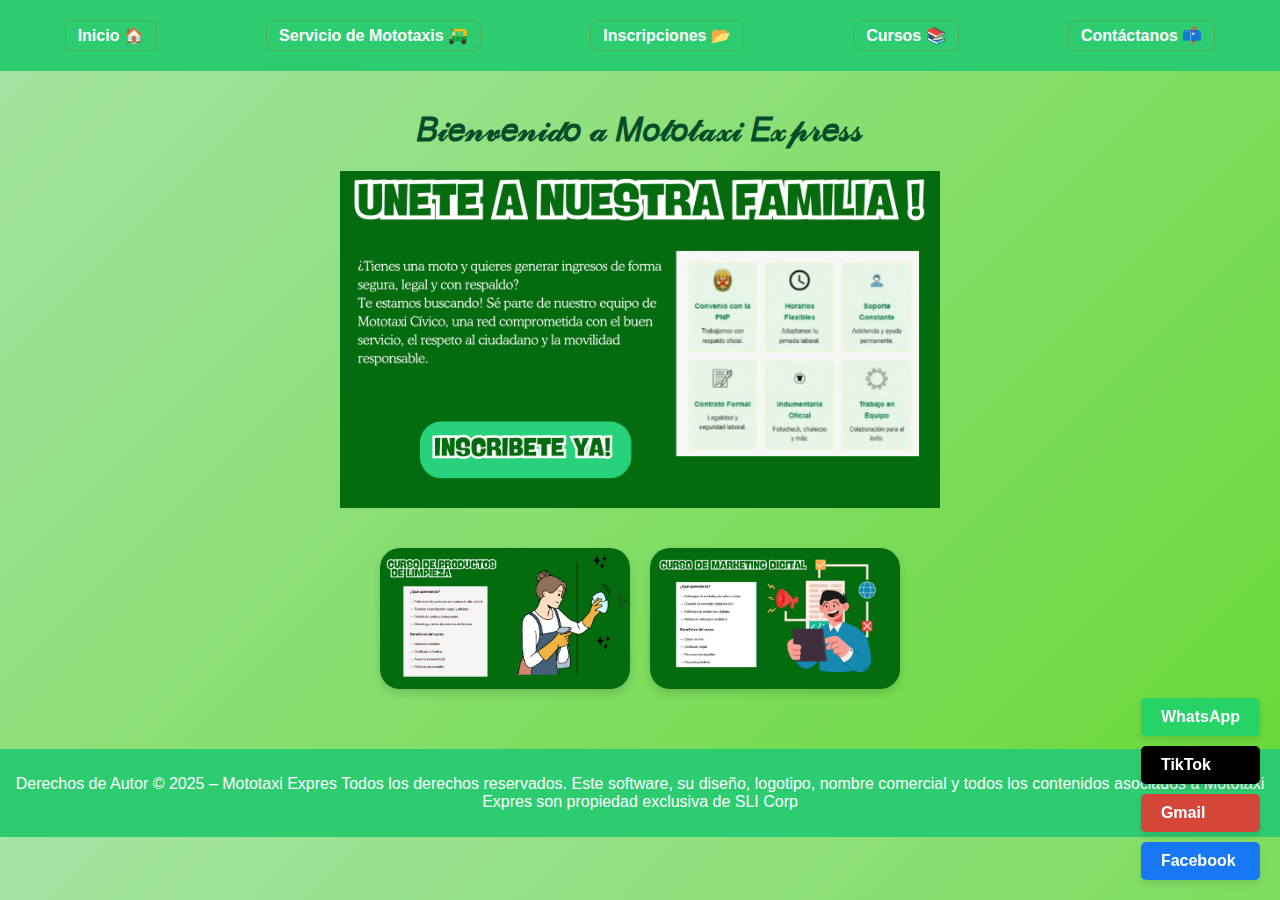
<file: index.html>
<!DOCTYPE html>
<html lang="es">
<head>
    <meta charset="UTF-8" />
    <meta name="viewport" content="width=device-width, initial-scale=1.0"/>
    <title>Inicio - Mototaxi</title>
    <link rel="stylesheet" href="style.css" />
    <script defer src="script.js"></script>
</head>
<body>
    <header>
        <nav>
            <ul class="nav-menu">
                <li><a href="index.html">Inicio 🏠</a></li>
                <li><a href="galeria.html">Servicio de Mototaxis 🛺</a></li>
                <li><a href="inscripciones.html">Inscripciones 📂</a></li>
                <li><a href="cursos.html">Cursos 📚</a></li>
                <li><a href="contacto.html">Contáctanos 📫</a></li>
            </ul>
        </nav>
    </header>
    <main>
        <h1 class="animate">𝐵𝒾𝑒𝓃𝓋𝑒𝓃𝒾𝒹𝑜 𝒶 𝑀𝑜𝓉𝑜𝓉𝒶𝓍𝒾 𝐸𝓍𝓅𝓇𝑒𝓈𝓈</h1>
        <div class="slider">
            <img src="img/inicio.jpeg" class="slide" style="display:block;">
            <img src="img/INSCRIPCION.png" class="slide">
            <img src="img/CONTACTO.jpeg" class="slide">
        </div>
        <div class="galeria-adicional">
            <img src="img/LIMPIEZA.png" alt="Extra 1" class="galeria-box animate">
            <img src="img/MARKETING.png" alt="Extra 2" class="galeria-box animate">
        </div>
    </main>
    <footer>
        <p>Derechos de Autor © 2025 – Mototaxi Expres
Todos los derechos reservados.

Este software, su diseño, logotipo, nombre comercial y todos los contenidos asociados a Mototaxi Expres son propiedad exclusiva de SLI Corp</p>
    </footer>
    <div class="floating-buttons">
        <a href="https://wa.me/51900058703?text=Hola%2C%20Quisiera%20solicitar%20una%20movil%20por%20favor" target="_blank" class="float-btn whatsapp">WhatsApp</a>
        <a href="https://www.tiktok.com/@motocivic?_t=ZM-8xJjBzVWV0i&_r=1" target="_blank" class="float-btn tiktok">TikTok</a>
        <a href="https://mail.google.com/mail/?view=cm&to=motocivicpnp@gmail.com" class="float-btn gmail">Gmail</a>
        <a href="https://www.facebook.com/share/1CFBnek6vA/" target="_blank" class="float-btn facebook">Facebook</a>
    </div>
</body>
</html>
</file>
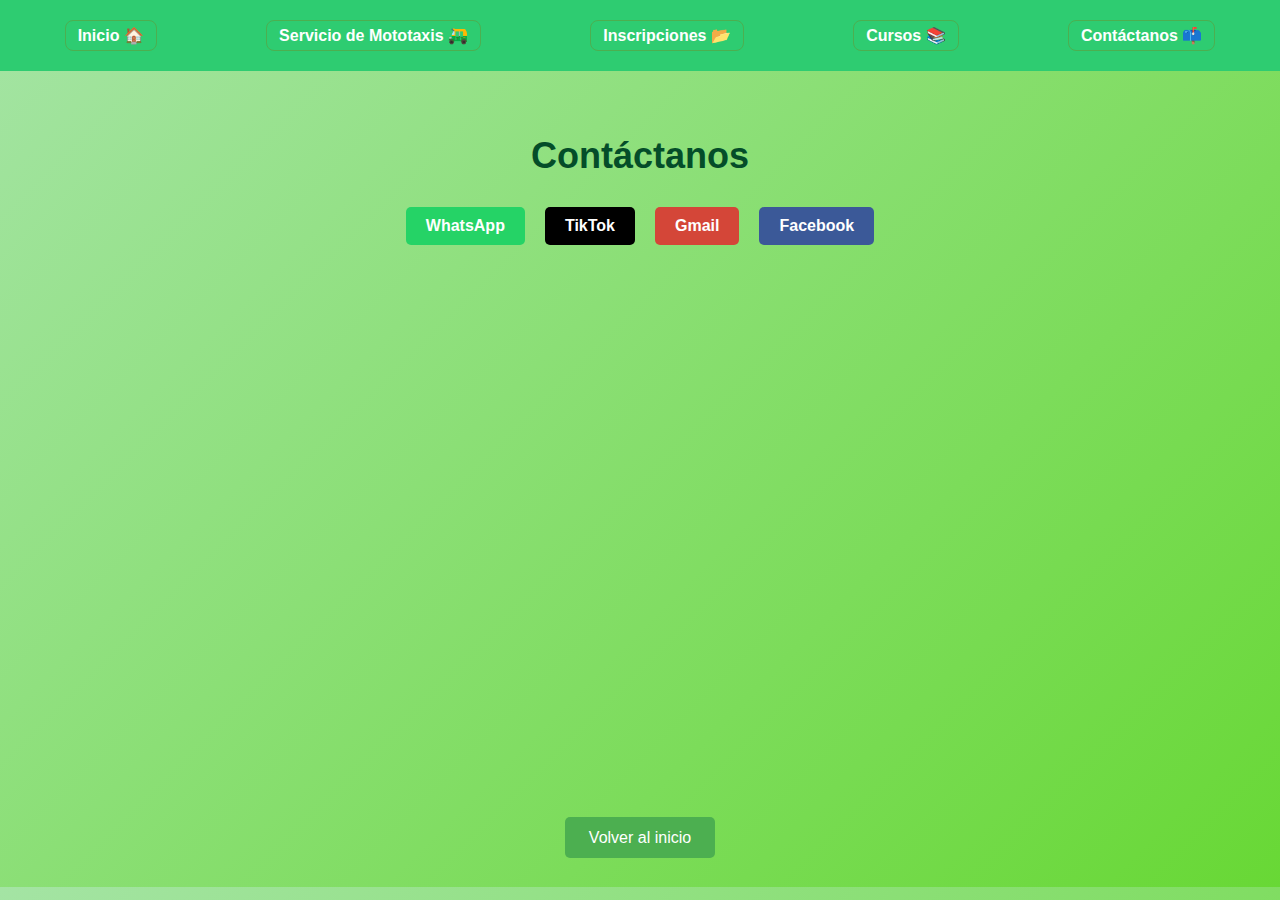
<file: contacto.html>
<!DOCTYPE html>
<html lang="es">
<head>
    <meta charset="UTF-8">
    <title>Contáctanos</title>
    <link rel="stylesheet" href="style.css">
</head>
<body>
    <header>
        <nav>
            <ul class="nav-menu">
                <li><a href="index.html">Inicio 🏠</a></li>
                <li><a href="galeria.html">Servicio de Mototaxis 🛺</a></li>
                <li><a href="inscripciones.html">Inscripciones 📂</a></li>
                <li><a href="cursos.html">Cursos 📚</a></li>
                <li><a href="contacto.html">Contáctanos 📫</a></li>
            </ul>
        </nav>
    </header>

    <main class="container_contacto">
        <h1 class="titulo_contacto">Contáctanos</h1>

        <div class="botones_contacto">
            <a href="https://wa.me/51900058703?text=Hola%2C%20Quisiera%20solicitar%20una%20movil%20por%20favor" target="_blank" class="float_btn_contacto whatsapp_contacto">WhatsApp</a>
            <a href="https://www.tiktok.com/@motocivic?_t=ZM-8xJjBzVWV0i&_r=1" target="_blank" class="float_btn_contacto tiktok_contacto">TikTok</a>
            <a href="https://mail.google.com/mail/?view=cm&to=motocivicpnp@gmail.com" class="float_btn_contacto gmail_contacto">Gmail</a>
            <a href="https://www.facebook.com/share/1CFBnek6vA/" target="_blank" class="float_btn_contacto facebook_contacto">Facebook</a>
        </div>

        <div class="mapa_contacto">
            <iframe src="https://www.google.com/maps/embed?pb=!1m14!1m12!1m3!1d627.1113353975919!2d-76.13911555110826!3d-13.413173006011103!2m3!1f0!2f0!3f0!3m2!1i1024!2i768!4f13.1!5e0!3m2!1ses-419!2spe!4v1751407534495!5m2!1ses-419!2spe" 
                width="100%" 
                height="500" 
                style="border:0;" 
                allowfullscreen="" 
                loading="lazy" 
                referrerpolicy="no-referrer-when-downgrade">
            </iframe>    
        </div>

        <div class="volver_centro_contacto">
            <a href="index.html" class="btn_verde_contacto">Volver al inicio</a>
        </div>
    </main>
</body>
</html>
</file>
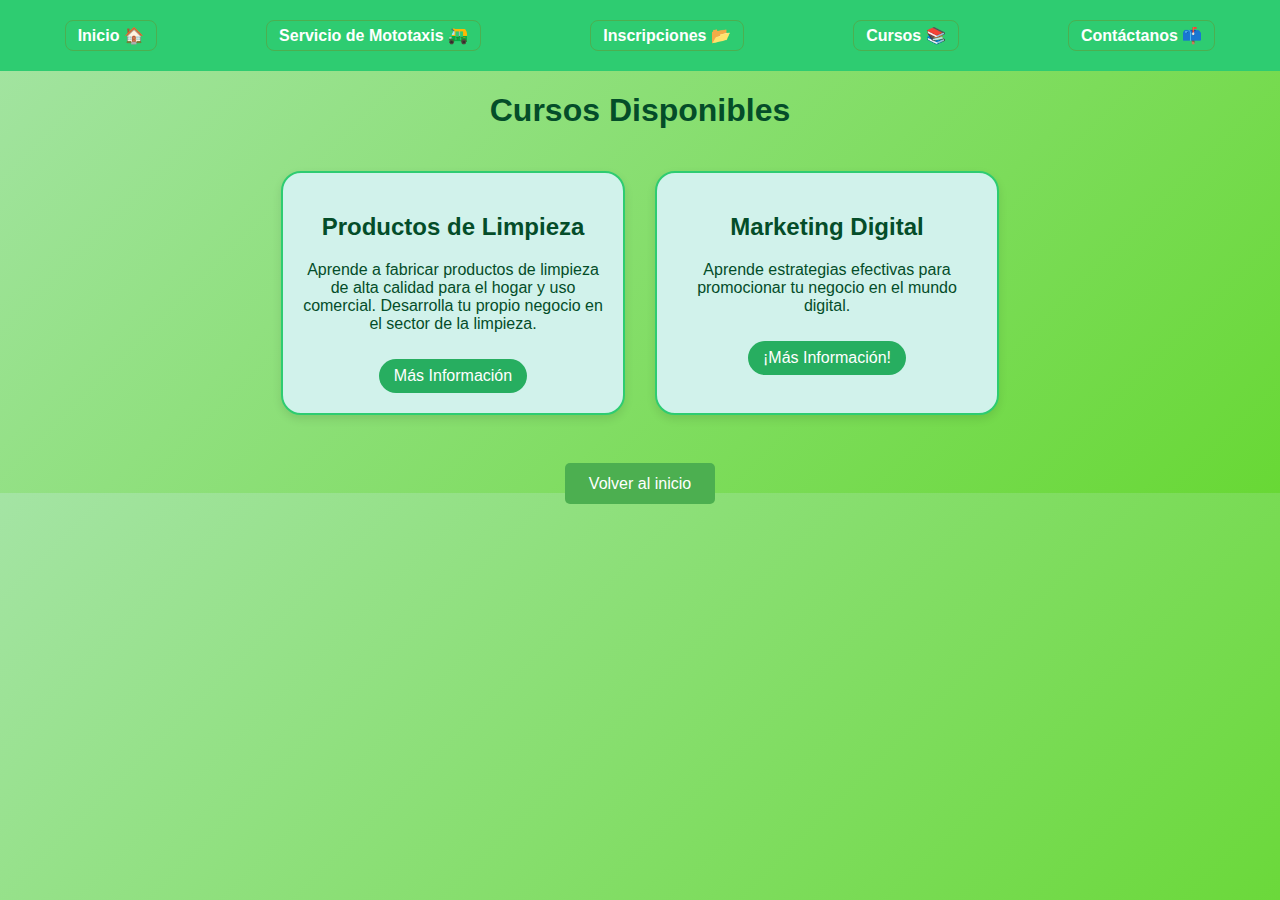
<file: cursos.html>
<!DOCTYPE html>
<html lang="es">
<head>
    <meta charset="UTF-8">
    <title>Cursos</title>
    <link rel="stylesheet" href="style.css">
</head>
<header>
        <nav>
            <ul class="nav-menu">
                <li><a href="index.html">Inicio 🏠</a></li>
                <li><a href="galeria.html">Servicio de Mototaxis 🛺</a></li>
                <li><a href="inscripciones.html">Inscripciones 📂</a></li>
                <li><a href="cursos.html">Cursos 📚</a></li>
                <li><a href="contacto.html">Contáctanos 📫</a></li>
            </ul>
        </nav>
    </header>
<body>
    <h1 class="animate">Cursos Disponibles</h1>
    <div class="curso-container">
        <div class="curso-box animate">
            <h2>Productos de Limpieza</h2>
            <p>Aprende a fabricar productos de limpieza de alta calidad para el hogar y uso comercial. Desarrolla tu propio negocio en el sector de la limpieza.</p>
            <a href="cursos1.html" class="btn-info">Más Información</a>
        </div>
        <div class="curso-box animate">
            <h2>Marketing Digital</h2>
            <p>Aprende estrategias efectivas para promocionar tu negocio en el mundo digital.</p>
            <a href="cursos1.html" class="btn-info">¡Más Información!</a>
        </div>
    </div>
</body>
<div class="volver-centro">
    <a href="index.html" class="btn-verde">Volver al inicio</a>
</div>
</html>
</file>
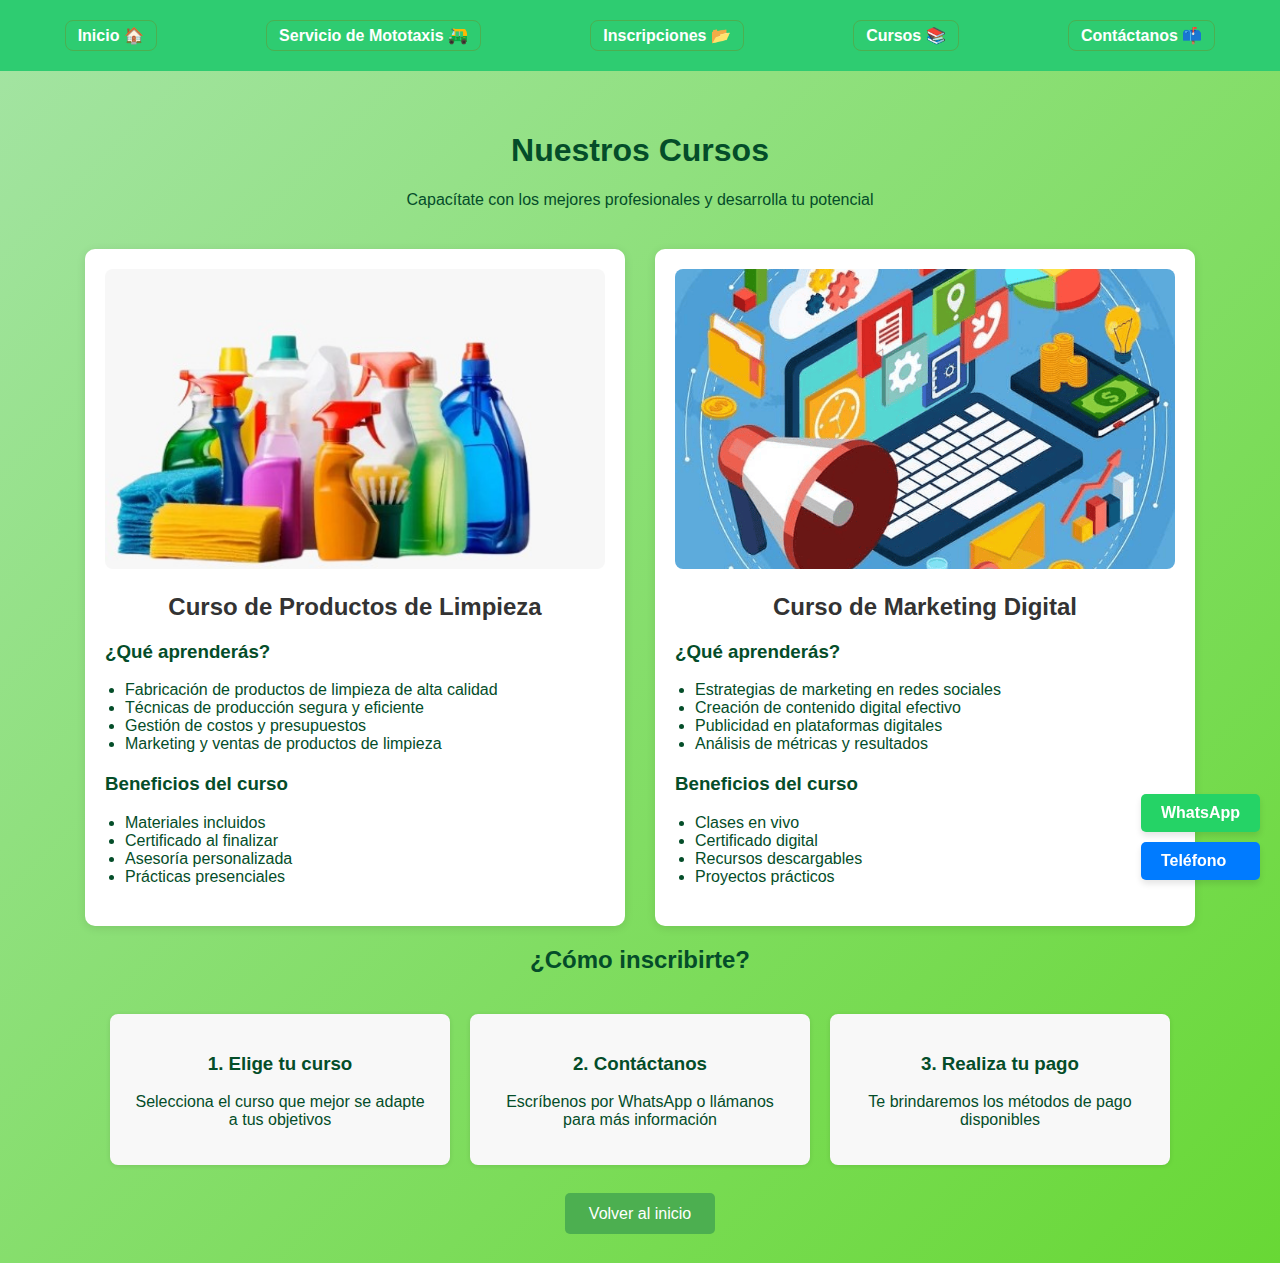
<file: cursos1.html>
<!DOCTYPE html>
<html lang="es">
<head>
    <meta charset="UTF-8" />
    <title>Inscripciones</title>
    <link rel="stylesheet" href="style.css">
</head>
<body>
    <header>
        <nav>
            <ul class="nav-menu">
                <li><a href="index.html">Inicio 🏠</a></li>
                <li><a href="galeria.html">Servicio de Mototaxis 🛺</a></li>
                <li><a href="inscripciones.html">Inscripciones 📂</a></li>
                <li><a href="cursos.html">Cursos 📚</a></li>
                <li><a href="contacto.html">Contáctanos 📫</a></li>
            </ul>
        </nav>
    </header>

    <main class="contenedor-cursos">
        <section class="cursos-hero">
            <h1>Nuestros Cursos</h1>
            <p>Capacítate con los mejores profesionales y desarrolla tu potencial</p>
        </section>

        <div class="cursos-grid">
            <section class="curso-detalle">
                <div class="curso-imagen">
                    <img src="img/productolimpieza.png" alt="Curso de Productos de Limpieza">
                </div>
                <div class="curso-info">
                    <h2>Curso de Productos de Limpieza</h2>
                    <h3>¿Qué aprenderás?</h3>
                    <ul>
                        <li>Fabricación de productos de limpieza de alta calidad</li>
                        <li>Técnicas de producción segura y eficiente</li>
                        <li>Gestión de costos y presupuestos</li>
                        <li>Marketing y ventas de productos de limpieza</li>
                    </ul>
                    <h3>Beneficios del curso</h3>
                    <ul>
                        <li>Materiales incluidos</li>
                        <li>Certificado al finalizar</li>
                        <li>Asesoría personalizada</li>
                        <li>Prácticas presenciales</li>
                    </ul>
                </div>
            </section>

            <section class="curso-detalle">
                <div class="curso-imagen">
                    <img src="img/marketingdigital.png" alt="Curso de Marketing Digital">
                </div>
                <div class="curso-info">
                    <h2>Curso de Marketing Digital</h2>
                    <h3>¿Qué aprenderás?</h3>
                    <ul>
                        <li>Estrategias de marketing en redes sociales</li>
                        <li>Creación de contenido digital efectivo</li>
                        <li>Publicidad en plataformas digitales</li>
                        <li>Análisis de métricas y resultados</li>
                    </ul>
                    <h3>Beneficios del curso</h3>
                    <ul>
                        <li>Clases en vivo</li>
                        <li>Certificado digital</li>
                        <li>Recursos descargables</li>
                        <li>Proyectos prácticos</li>
                    </ul>
                </div>
            </section>
        </div>

        <section id="inscripciones" class="contacto-section">
            <h2>¿Cómo inscribirte?</h2>
            <div class="pasos-inscripcion">
                <div class="paso">
                    <h3>1. Elige tu curso</h3>
                    <p>Selecciona el curso que mejor se adapte a tus objetivos</p>
                </div>
                <div class="paso">
                    <h3>2. Contáctanos</h3>
                    <p>Escríbenos por WhatsApp o llámanos para más información</p>
                </div>
                <div class="paso">
                    <h3>3. Realiza tu pago</h3>
                    <p>Te brindaremos los métodos de pago disponibles</p>
                </div>
            </div>
        </section>

        <div class="volver-centro">
            <a href="index.html" class="btn-verde">Volver al inicio</a>
        </div>
    </main>

    <script src="script.js"></script>
</body>
  <div class="fixed-buttons">
  <a href="https://wa.me/51900058703?text=Hola%2C%20Quisiera%20solicitar%20una%20movil%20por%20favor"
     class="float-btn whatsapp">
    WhatsApp
  </a>
  <a href="tel:900078703"
     class="float-btn telefono">
    Teléfono
  </a>
</div>

</html>
</file>
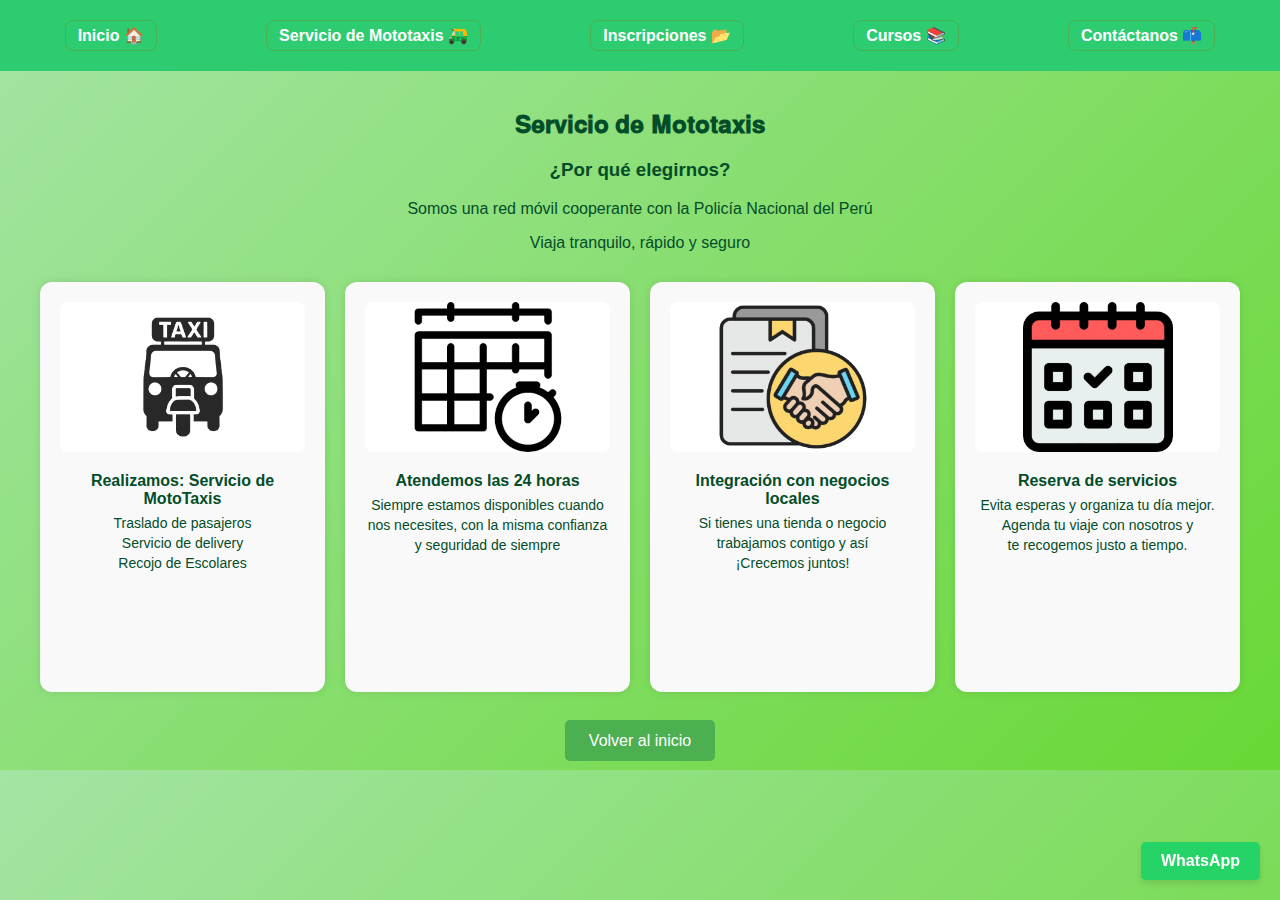
<file: galeria.html>
<!DOCTYPE html>
<html lang="es">
<head>
  <meta charset="UTF-8">
  <title>Servicio de Mototaxis</title>
  <link rel="stylesheet" href="style.css">
  <script defer src="script.js"></script>
</head>

<body>
  <header>
    <nav>
      <ul class="nav-menu">
        <li><a href="index.html">Inicio 🏠</a></li>
        <li><a href="galeria.html">Servicio de Mototaxis 🛺</a></li>
        <li><a href="inscripciones.html">Inscripciones 📂</a></li>
        <li><a href="cursos.html">Cursos 📚</a></li>
        <li><a href="contacto.html">Contáctanos 📫</a></li>
      </ul>
    </nav>
  </header>

  <main>
    <section id="mototaxis" class="mototaxis-section">
      <h2 style="text-align: center;">𝐒𝐞𝐫𝐯𝐢𝐜𝐢𝐨 𝐝𝐞 𝐌𝐨𝐭𝐨𝐭𝐚𝐱𝐢𝐬</h2>

      <div class="por-que-elegirnos">
        <h3 style="text-align: center;">¿Por qué elegirnos?</h3>
        <p style="text-align: center;">Somos una red móvil cooperante con la Policía Nacional del Perú</p>
        <p style="text-align: center;">Viaja tranquilo, rápido y seguro</p>

        <div class="mototaxi-grid">
          <div class="mototaxi-card">
            <img src="img/taxi.png" alt="Puntualidad" class="feature-icon">
            <h4>Realizamos: Servicio de MotoTaxis</h4>
            <p>Traslado de pasajeros</p>
            <p>Servicio de delivery</p>
            <p>Recojo de Escolares</p>
          </div>

          <!-- TARJETA 2 -->
          <div class="mototaxi-card">
            <img src="img/flexibidadHorario.png" alt="Horarios" class="feature-icon">
            <h4>Atendemos las 24 horas</h4>
            <p>Siempre estamos disponibles cuando</p>
            <p>nos necesites, con la misma confianza</p>
            <p>y seguridad de siempre</p>
          </div>

          <!-- TARJETA 3 -->
          <div class="mototaxi-card">
            <img src="img/convenio.png" alt="Flota" class="feature-icon">
            <h4>Integración con negocios locales</h4>
            <p>Si tienes una tienda o negocio</p>
            <p>trabajamos contigo y así</p>
            <p>¡Crecemos juntos!</p>
          </div>

          <!-- TARJETA 4 -->
          <div class="mototaxi-card">
            <img src="img/reserva.png" alt="Conductores" class="feature-icon">
            <h4>Reserva de servicios</h4>
            <p>Evita esperas y organiza tu día mejor.</p>
            <p>Agenda tu viaje con nosotros y</p>
            <p>te recogemos justo a tiempo.</p>
          </div>
        </div>
      </div>
       <div class="floating-buttons">
        <a href="https://wa.me/51900058703?text=Hola%2C%20Quisiera%20solicitar%20una%20movil%20por%20favor" target="_blank" class="float-btn whatsapp">WhatsApp</a>
       </div>

      <div class="volver-centro">
        <a href="index.html" class="btn-verde">Volver al inicio</a>
      </div>
    </section>
  </main>
</body>
</html>
</file>
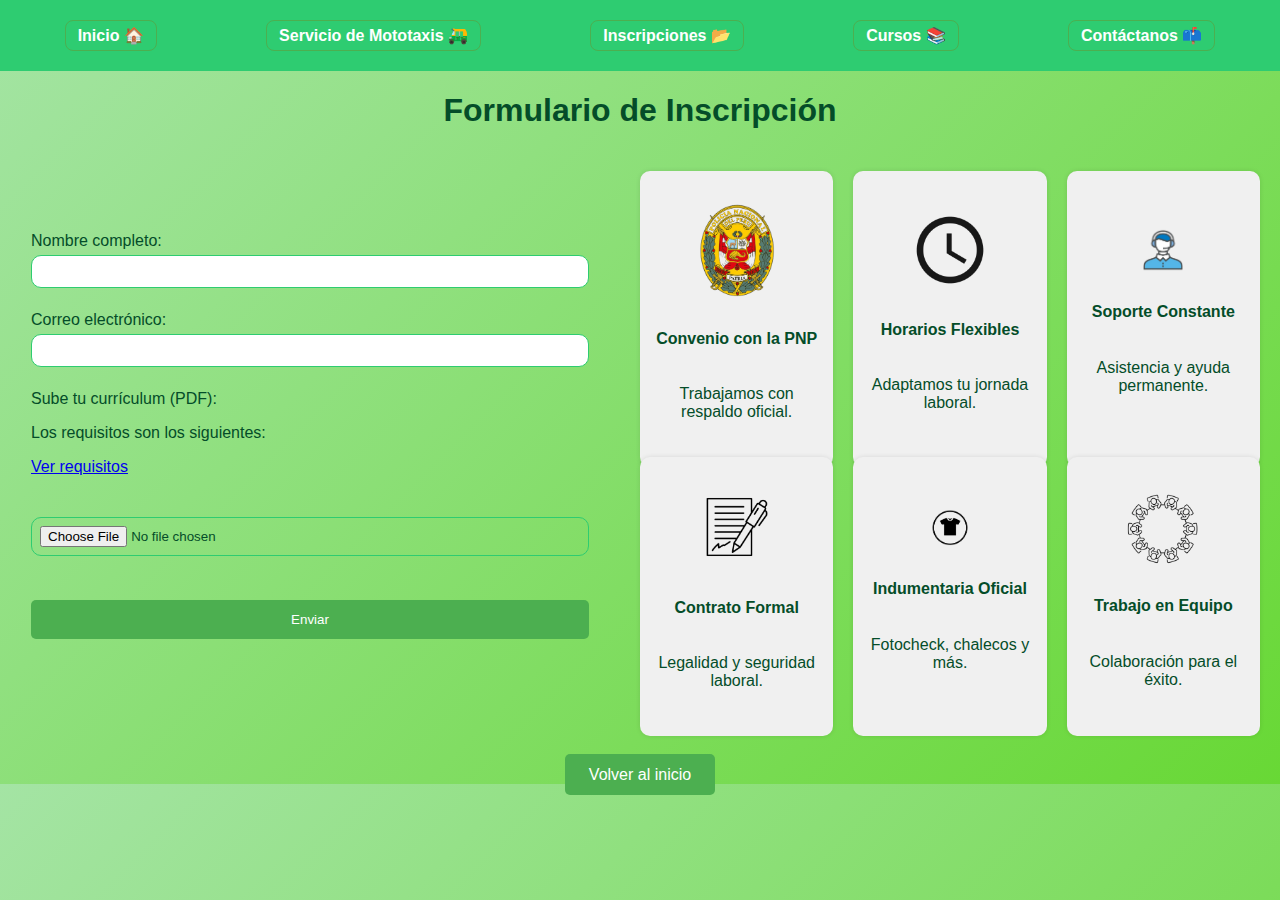
<file: inscripciones.html>
<!DOCTYPE html>
<html lang="es">
<head>
    <meta charset="UTF-8" />
    <title>Inscripciones</title>
    <link rel="stylesheet" href="style.css">
</head>

<body>
    <header>
        <nav>
            <ul class="nav-menu">
                <li><a href="index.html">Inicio 🏠</a></li>
                <li><a href="galeria.html">Servicio de Mototaxis 🛺</a></li>
                <li><a href="inscripciones.html">Inscripciones 📂</a></li>
                <li><a href="cursos.html">Cursos 📚</a></li>
                <li><a href="contacto.html">Contáctanos 📫</a></li>
            </ul>
        </nav>
    </header>

    <h1 class="animate">Formulario de Inscripción</h1>

    <div class="contenedor-flex">
        <form id="formularioInscripcion" class="formulario animate">
            <label for="nombre">Nombre completo:</label>
            <input type="text" id="nombre" name="nombre" required class="input-redondo"><br>

            <label for="correo">Correo electrónico:</label>
            <input type="email" id="correo" name="correo" required class="input-redondo"><br>

            <label for="archivo">Sube tu currículum (PDF):</label>
            <p>Los requisitos son los siguientes:</p>   
            <a href="https://docs.google.com/document/d/1mSa1Y9XeX0xT0WmoVp_Typ_zwSjLYCaxWrMJWvLvhm4/edit?tab=t.0" class="boton" target="_blank">
                Ver requisitos
            </a><br><br>

            <input type="file" id="archivo" name="archivo" accept="application/pdf" required class="input-redondo"><br>
            <div id="fileNameDisplay" style="margin-bottom: 1em;"></div>

            <button type="submit" class="btn-verde">Enviar</button>
        </form>

        <div class="columna-derecha">
            <div class="beneficios-grid">
                <div class="beneficio">
                  <img src="img/pnp.png" alt="Convenio con la PNP" />
                  <h4>Convenio con la PNP</h4>
                  <p>Trabajamos con respaldo oficial.</p>
                </div>
              
                <div class="beneficio">
                  <img src="img/horario.png" alt="Horarios Flexibles" />
                  <h4>Horarios Flexibles</h4>
                  <p>Adaptamos tu jornada laboral.</p>
                </div>
              
                <div class="beneficio">
                  <img src="img/soporte.png" alt="Soporte Constante" />
                  <h4>Soporte Constante</h4>
                  <p>Asistencia y ayuda permanente.</p>
                </div>
              
                <div class="beneficio">
                  <img src="img/contrato.png" alt="Contrato Formal" />
                  <h4>Contrato Formal</h4>
                  <p>Legalidad y seguridad laboral.</p>
                </div>
              
                <div class="beneficio">
                  <img src="img/indumentaria.png" alt="Indumentaria Oficial" />
                  <h4>Indumentaria Oficial</h4>
                  <p>Fotocheck, chalecos y más.</p>
                </div>
              
                <div class="beneficio">
                  <img src="img/trabajo.png" alt="Trabajo en Equipo" />
                  <h4>Trabajo en Equipo</h4>
                  <p>Colaboración para el éxito.</p>
                </div>
              </div>
            </div>
        </div>
    </div>

    <div class="volver-centro">
        <a href="index.html" class="btn-verde">Volver al inicio</a>
    </div>

    <script src="script.js"></script>
</body>
</html>
</file>
<file: style.css>
body {
    background: linear-gradient(to bottom right, #e0f7e9, #ffffff);
    font-family: Arial, sans-serif;
    background: linear-gradient(135deg, #a4e4a4, #68d835);
    color: #044d29;
    margin: 0;
    padding: 0;
}
header {
    background-color: #2ecc71;
    padding: 10px;
}
.nav-menu {
    list-style: none;
    display: flex;
    justify-content: space-around;
    padding: 0;
}
.nav-menu li a {
    color: white;
    text-decoration: none;
    font-weight: bold;
}
main {
    padding: 20px;
}
.animate {
    animation: fadeInUp 1s ease-in-out;
}
@keyframes fadeInUp {
    from { opacity: 0; transform: translateY(20px); }
    to { opacity: 1; transform: translateY(0); }
}
.floating-buttons {
    position: fixed;
    bottom: 20px;
    right: 20px;
    display: flex;
    flex-direction: column;
    gap: 10px;
}
.float-btn {
    padding: 10px 15px;
    color: white;
    border-radius: 30px;
    text-decoration: none;
    font-weight: bold;
    box-shadow: 0 4px 6px rgba(0,0,0,0.1);
}
.whatsapp { background-color: #25D366; }
.tiktok { background-color: #000000; }
.gmail { background-color: #D44638; }
.facebook { background-color: #1877F2; }

.floating-buttons .float-btn:hover {
    opacity: 0.7;
    transition: opacity 0.3s ease-in-out;
}
.slider {
    width: 600px;
    margin: 20px auto;
    position: relative;
}
.slide {
    width: 100%;
    display: none;
}
footer {
    text-align: center;
    padding: 10px;
    background-color: #2ecc71;
    color: white;
    margin-top: 20px;
}
form.formulario {
    display: flex;
    flex-direction: column;
    width: 300px;
    margin: auto;
}
form.formulario input, button {
    margin: 5px 0;
    padding: 8px;
}

.curso-container {
    display: flex;
    justify-content: center;
    gap: 30px;
    padding: 20px;
}
.curso-box {
    background-color: #d1f2eb;
    border: 2px solid #2ecc71;
    padding: 20px;
    border-radius: 20px;
    width: 300px;
    box-shadow: 0 4px 10px rgba(0,0,0,0.1);
    text-align: center;
}
.btn-info {
    background-color: #27ae60;
    color: white;
    text-decoration: none;
    padding: 8px 15px;
    display: inline-block;
    margin-top: 10px;
    border-radius: 20px;
}
.input-redondo {
    border-radius: 10px;
    border: 1px solid #2ecc71;
    padding: 8px;
}
.btn-verde {
    background-color: #2ecc71;
    color: white;
    border: none;
    padding: 10px 15px;
    border-radius: 20px;
    cursor: pointer;
}
.galeria-adicional {
    display: flex;
    justify-content: center;
    gap: 20px;
    padding: 20px;
}
.galeria-box {
    width: 250px;
    height: auto;
    border-radius: 20px;
    box-shadow: 0 4px 10px rgba(0,0,0,0.15);
}

.contenedor-flex {
    display: flex;
    justify-content: space-between;
    align-items: flex-start;
    gap: 40px; /* Espacio entre el formulario y los beneficios */
    padding: 20px;
    flex-wrap: wrap; /* por si se hace pequeño en móviles */
}

.formulario {
    flex: 1;
    max-width: 45%;
}

.columna-derecha {
    flex: 1;
    max-width: 50%;
}

.beneficios-grid {
    display: grid;
    grid-template-columns: repeat(3, 1fr); /* antes eran 2 columnas */
    gap: 20px;
}


.beneficio {
    background-color: #f0f0f0;
    padding: 5px;
    border-radius: 5px;
    text-align: center;
}

.beneficio img {
    max-width: 100px;
    height: auto;
    display: block;
    margin: 0 auto 10px;
}
.beneficio img {
    max-width: 80px;
    height: auto;
    margin-bottom: 10px;
}

.volver-centro {
    text-align: center;
    margin-top: 30px;
}

.btn-volver {
    display: inline-block;
    background-color: #ccc;
    color: #000;
    padding: 10px 20px;
    text-decoration: none;
    border-radius: 10px;
    transition: background-color 0.3s ease;
}

.btn-volver:hover {
    background-color: #999;
}

h1 {
    text-align: center;
}

.beneficios-grid {
    display: grid;
    grid-template-columns: repeat(3, 1fr);
    gap: 20px;
    width: 100%;
}

.beneficio {
    background-color: #f0f0f0;
    padding: 15px;
    border-radius: 10px;
    text-align: center;
    height: 50%; /* que todos tengan misma altura */
    box-shadow: 0 0 5px rgba(0,0,0,0.1);
}

.volver-centro {
    width: 100%;
    text-align: center;
    margin-top: 40px;
}
.beneficio {
    background-color: #f0f0f0;
    padding: 15px;
    border-radius: 10px;
    text-align: center;
    height: 100%;
    box-shadow: 0 0 5px rgba(0,0,0,0.1);

    /* FLEX VERTICAL */
    display: flex;
    flex-direction: column;
    align-items: center;
    justify-content: center;
}
.mototaxi-grid {
  display: grid;
  grid-template-columns: repeat(auto-fit, minmax(250px, 1fr));
  gap: 20px;
  margin-top: 30px;
  padding: 0 20px;
}
.mototaxi-card {
  background-color: #f9f9f9;
  border-radius: 12px;
  padding: 20px;
  box-shadow: 0 0 8px rgba(0, 0, 0, 0.1);
  text-align: center;

  /* 💡 Tamaño fijo igual para todos */
  height: 370px;
  display: flex;
  flex-direction: column;
  justify-content: flex-start;
  align-items: center;
}

.mototaxi-card img {
  width: 100%;
  height: 150px;
  object-fit: contain;
  margin-bottom: 10px;
  background-color: #fff;
  border-radius: 8px;
}

.mototaxi-card h4 {
  margin: 10px 0 5px;
  font-size: 16px;
  font-weight: bold;
}

.mototaxi-card p {
  font-size: 14px;
  margin: 2px 0;
}

.container_contacto {
    max-width: 1000px;
    margin: auto;
    padding: 40px 20px;
    text-align: center;
}

.titulo_contacto {
    font-size: 36px;
    margin-bottom: 30px;
}

.botones_contacto {
    display: flex;
    flex-wrap: wrap;
    justify-content: center;
    gap: 20px;
    margin-bottom: 40px;
}

.float_btn_contacto {
    padding: 10px 20px;
    border-radius: 5px;
    text-decoration: none;
    color: white;
    font-weight: bold;
}

.whatsapp_contacto { background-color: #25D366; }
.tiktok_contacto { background-color: #000000; }
.gmail_contacto { background-color: #D44638; }
.facebook_contacto { background-color: #3b5998; }

.mapa_contacto {
    margin-bottom: 40px;
}

.volver_centro_contacto {
    margin-top: 20px;
}

.btn_verde_contacto {
    background-color: #4CAF50;
    color: white;
    padding: 12px 24px;
    text-decoration: none;
    border-radius: 5px;
}

.contenedor-cursos {
    max-width: 1200px;
    margin: auto;
    padding: 40px 20px;
    text-align: center;
}

.cursos-hero {
    margin-bottom: 40px;
}

.cursos-grid {
    display: flex;
    flex-wrap: wrap;
    justify-content: center;
    gap: 30px;
}

.curso-detalle {
    background-color: #ffffff;
    border-radius: 10px;
    box-shadow: 0 2px 10px rgba(0, 0, 0, 0.1);
    width: 500px;
    padding: 20px;
    text-align: left;
}

.curso-imagen img {
    width: 100%;
    height: auto;
    border-radius: 10px;
}

.curso-info h2 {
    text-align: center;
    color: #333;
}

.curso-info ul {
    padding-left: 20px;
    margin-bottom: 20px;
}

.pasos-inscripcion {
    display: flex;
    flex-wrap: wrap;
    justify-content: center;
    gap: 20px;
    margin-top: 40px;
}

.paso {
    background-color: #f8f8f8;
    border-radius: 8px;
    padding: 20px;
    width: 300px;
    box-shadow: 0 1px 5px rgba(0, 0, 0, 0.1);
}

.volver-centro {
    margin-top: 40px;
}

.btn-verde {
    background-color: #4CAF50;
    color: white;
    padding: 12px 24px;
    text-decoration: none;
    border-radius: 5px;
}


.fixed-buttons {
  position: fixed;
  bottom: 20px;       /* 20px del borde inferior */
  right: 20px;        /* 20px del borde derecho */
  display: flex;
  flex-direction: column; /* apila verticalmente */
  gap: 10px;              /* espacio entre botones */
  z-index: 1000;
}

.float-btn {
  padding: 10px 20px;
  border-radius: 5px;
  text-decoration: none;
  color: white;
  font-weight: bold;
  transition: background-color 0.3s ease;
}

/* Colores e hovers ya conocidos */
.whatsapp {
  background-color: #25D366;
}
.whatsapp:hover {
  background-color: #1DA851;
}

.telefono {
  background-color: #007bff;
}
.telefono:hover {
  background-color: #0056b3;
}

.curso-imagen img {
  width: 100%;          /* ocupa todo el ancho del contenedor (.curso-detalle) */
  height: 300px;        /* altura fija: ajusta a lo que más te guste */
  object-fit: cover;    /* recorta el exceso para mantener proporción */
  border-radius: 8px;   /* opcional: bordes redondeados igual que la tarjeta */
}


/* Bordes para los enlaces del menú */
nav a, .menu a {
    border: 1px solid #4CAF50;
    padding: 6px 12px;
    margin: 0 5px;
    border-radius: 8px;
    transition: all 0.3s ease-in-out;
}

nav a:hover, .menu a:hover {
    background-color: #c8f7d3;
    color: #000;
}
</file>
